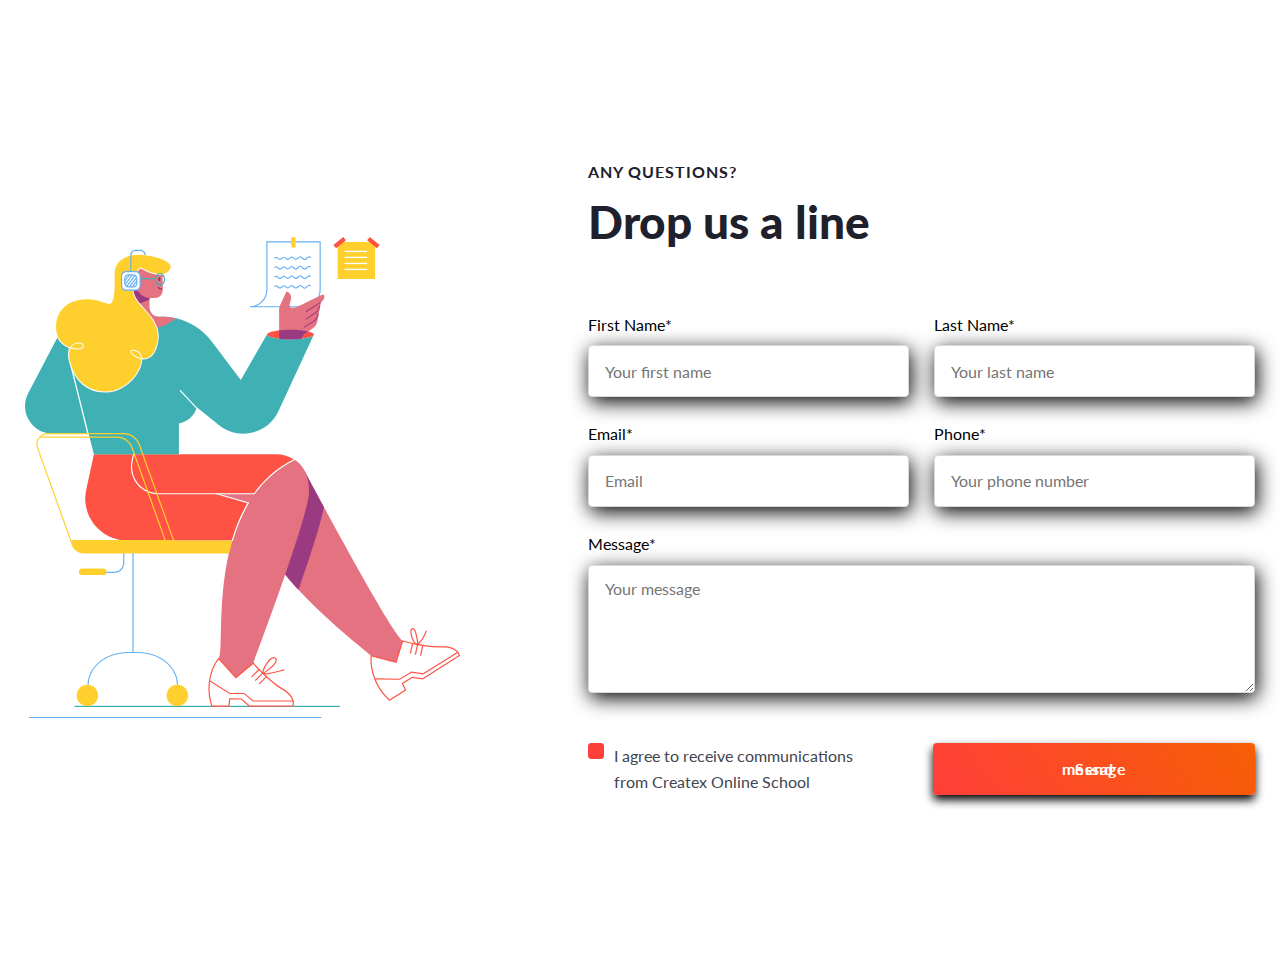
<file: index.html>
<!DOCTYPE html>
<html lang="en">
	<head>
		<meta charset="UTF-8">
		<meta http-equiv="X-UA-Compatible" content="IE=edge">
		<meta name="viewport" content="width=device-width, initial-scale=1.0">
		<link rel="stylesheet" href="css/reset.css">
		<link rel="stylesheet" href="css/style.css">
		<link rel="stylesheet" href="css/common.css">

		<title>Lesson 16 Forms</title>
	</head>
	<body>
		<div class="wrapper">
			<header class="header"></header>
			<main class="page">
				<section class="page__main main-block">
					<div class="main-block__container">
						<div class="main-block__body body-main">
							<div class="body-main__media">
								<img src="./img/illustration.svg" alt="" class="body-main__image">
							</div>
							<div class="body-main__content">
								<div class="body-main__caption caption">
									<p>Any questions?</p>
									<p>Drop us a line</p>
								</div>
								<form action="https://jsonplaceholder.typicode.com/posts" method="POST"
									class="body-main__form form">
									<div class="form__item">
										<div class="form__line">
											<label for="first-name" class="form__label">First Name*</label>
											<input id="first-name" required autocomplete="off" type="text"
												name="first-name" placeholder="Your first name" class="form__input">
										</div>
										<div class="form__line">
											<label for="last-name" class="form__label">Last Name*</label>
											<input id="last-name" autocomplete="off" required type="text"
												name="last-name" placeholder="Your last name" class="form__input">
										</div>
									</div>
									<div class="form__item">
										<div class="form__line">
											<label for="email-01" class="form__label">Email*</label>
											<input id="email-01" autocomplete="off" required type="email"
												name="email" placeholder="Email" class="form__input">
										</div>
										<div class="form__line">
											<label for="phone-01" class="form__label">Phone*</label>
											<input id="phone-01" required autocomplete="off" type="tel"
												name="phone" placeholder="Your phone number" class="form__input">
										</div>
									</div>
									<div class="form__area">
										<label for="message-01" class="form__label">Message*</label>
										<div class="form__line">
											<textarea id="message-01" autocomplete="off" name="message"
												placeholder="Your message"
												class="form__textarea"></textarea>
										</div>
									</div>
									<div class="form__row row-form">
										<div class="row-form__checkbox checkbox">
											<input id="agree-01" required type="checkbox" value="yes" name="agree" class="checkbox__input">
											<label for="agree-01" class="checkbox__label"><span
													class="checkbox__text">I agree to receive communications from
													Createx Online School</span></label>
										</div>
										<button type="submit" class="row-form__button button button--padding"><span>Send
												message</span></button>
									</div>
								</form>
							</div>
						</div>
					</div>
				</section>
			</main>
			<footer class="footer"></footer>
		</div>
	</body>
</html>
</file>
<file: css/style.css>
@import url("https://fonts.googleapis.com/css?family=Lato:regular,700,900&display=swap");

body {
	font-family: "Lato";
	background: #ffffff;
	font-size: 16px;
}

.wrapper {
	overflow: hidden;
	min-height: 100%;
	position: relative;

	display: flex;
	flex-direction: column;
}
.wrapper > main {
	flex-grow: 1;
}
/* ============================ */

[class*="__container"] {
	margin: 0 auto;
	max-width: 1260px;
	padding: 160px 15px;
}
/*================================buttons=================================*/
.page {
}
.page__main {
}

.main-block {
}
.main-block__container {
}
.main-block__body {
}

.body-main {
	display: flex;
	align-items: center;
	/*gap: 53px;*/
}
.body-main__media {
	flex: 0 1 45.8%;
	padding-right: 20px;
}
.body-main__image {
	max-width: 435px;
}
.body-main__content {
	flex: 0 1 54.2%;
}
.body-main__caption {
	margin-bottom: 60px;
}

.caption {
}
.caption:not(:last-child) {
}
.body-main__form {
}

.form {
}
.form__item {
	display: flex;
	align-items: center;
	gap: 25px;
}
.form__item:not(:last-child) {
	margin-bottom: 24px;
}
.form__line {
	flex: 0 1 50%;
}
.form__label {
	display: inline-block;
	line-height: 160%;
}
.form__label:not(:last-child) {
	margin-bottom: 8px;
}
.form__input {
	padding: 13px 0 13px 16px;
	border: 1px solid#D7DADD;
	border-radius: 4px;
	width: 100%;
	height: 52px;
	color: #9a9ca5;
	line-height: 160%;
	box-shadow: 2px 5px 20px #000;
	transition: all 0.3s ease 0s;
}
.form__input:hover {
	box-shadow: 2px 2px 20px #000;
}
.form__input:active {
	box-shadow: 2px 5px 30px #000;
}
.form__area {
	flex: 0 1 100%;
}
.form__area:not(:last-child) {
	margin-bottom: 48px;
}
.form__textarea {
	padding: 13px 0 13px 16px;
	border: 1px solid#D7DADD;
	border-radius: 4px;
	width: 100%;
	min-height: 128px;
	box-shadow: 2px 5px 20px #000;
	transition: all 0.3s ease 0s;
	max-height: 250px;

	resize: vertical;
}
.form__textarea:hover {
	box-shadow: 2px 2px 20px #000;
}
.form__textarea:active {
	box-shadow: 2px 5px 30px #000;
}
.form__row {
	display: flex;
	align-items: center;
	gap: 50px;
}

.row-form {
}
.row-form__checkbox {
	flex: 0 1 50%;
}
.row-form__button {
	flex: 0 1 50%;
	text-align: center;
	display: flex;
	justify-content: center;
	align-items: center;
}

.checkbox {
	position: relative;
}
.checkbox__input {
	position: absolute;
	width: 0;
	height: 0;
	opacity: 0;
}
.checkbox__input:checked + .checkbox__label::before {
	background: #ff3f3a url("../img/check.svg") center 2px no-repeat;
}
.checkbox__label {
	position: relative;
	display: inline-flex;
	gap: 10px;
	cursor: pointer;
}
.checkbox__label::before {
	content: "";
	background: #ff3f3a;
	border: 1px solid #ff3f3a;
	border-radius: 3px;
	flex: 0 0 16px;
	width: 16px;
	height: 16px;
}
.checkbox__label:hover:before {
	transform: scale(1.3);
	box-shadow: 0px 2px 10px #000;
}
.checkbox__label:active:before {
	transform: scale(1.2);
	box-shadow: 0px 2px 8px #000;
}
.checkbox__text {
	color: #424551;
	line-height: 160%;
}
</file>
<file: css/common.css>
/*========Кнопка Оранжевая===============*/

.button {
	border-radius: 4px;
	letter-spacing: 0.5px;
	font-weight: 700;
	line-height: 1.25%;
	color: #ffffff;
	display: inline-block;
	padding: 26px 40px;
	background: linear-gradient(55.95deg, #ff3f3a 0%, #f75e05 100%);
	position: relative;
	box-shadow: 0px 5px 10px #000;
	transition: all 0.3s ease 0s;
	font-size: 16px;
}

.button span {
	position: relative;
	z-index: 2;
}
.button::before {
	content: "";
	position: absolute;
	left: 0;
	top: 0;
	width: 100%;
	height: 100%;
	opacity: 0;
	background: linear-gradient(55.95deg, #ff3f3a 0%, #f75e05 100%);
	border-radius: 4px;
	transition: opacity 0.3s ease 0s;
	box-shadow: 0px 4px 8px #000;
}
.button:hover::before {
	opacity: 1;
}
.button:active {
	transform: translate(0px, 2px);
	box-shadow: 0px 2px 6px #000;
}

/*===Прозрачная кнопка====*/

.button--transparent {
	border: 1px solid #ff3f3a;
	background: transparent;
	color: #ff3f3a;
	padding: 24px 40px;
	transition: opacity 0.3s ease 0s;
}
.button--transparent:hover {
	color: white;
	border: 1px solid #d83631;
	background: linear-gradient(55.95deg, #ff3f3a 0%, #f75e05 100%);
}
.button--padding {
	padding: 26px 117px;
}
/*=============Caption / Заголовок =================*/
.caption {
	color: #1e212c;
}
.caption p:first-child {
	font-weight: 700;
	line-height: 1.5;
	letter-spacing: 1px;
	text-transform: uppercase;
	margin-bottom: 8px;
}
.caption p:last-child {
	font-weight: 900;
	font-size: 46px;
	line-height: 1.3;
}

/*==============CARD===============*/

.card {
	display: inline-flex;
	background: #ffffff;
	border: 1px solid #e5e8ed;
	box-shadow: 0px 80px 80px -20px rgba(154, 156, 165, 0.08), 0px 30px 24px -10px rgba(154, 156, 165, 0.05),
		0px 12px 10px -6px rgba(154, 156, 165, 0.04), 0px 4px 4px -4px rgba(30, 33, 44, 0.03);
	border-radius: 4px;
}
.card__content {
	display: flex;
}
.card__media {
}
.card__image {
	flex: 0 1 50%;
}
.card__texts {
	flex: 0 1 60%;
	padding-left: 32px;
}
.card__text {
	padding: 33px 0 0 0;
}
.card__direction {
	font-size: 14px;
	line-height: 1.5;
	color: #ffffff;
	display: inline-block;
	background: #03cea4;
	border-radius: 4px;
}
.card__direction span {
	padding: 1px 8px;
}
.card__direction:not(:last-child) {
	margin-bottom: 21px;
}
.card__title {
	font-weight: 700;
	font-size: 20px;
	line-height: 1.5;
	color: #1e212c;
	margin-bottom: 20px;
}
.card__price {
	display: flex;
}
.card__value {
	font-weight: 700;
	font-size: 18px;
	line-height: 1.5;
	color: #ff4242;
}
.card__ticher {
	font-size: 18px;
	line-height: 1.5;
	color: #787a80;
	padding-left: 8px;
}
</file>
